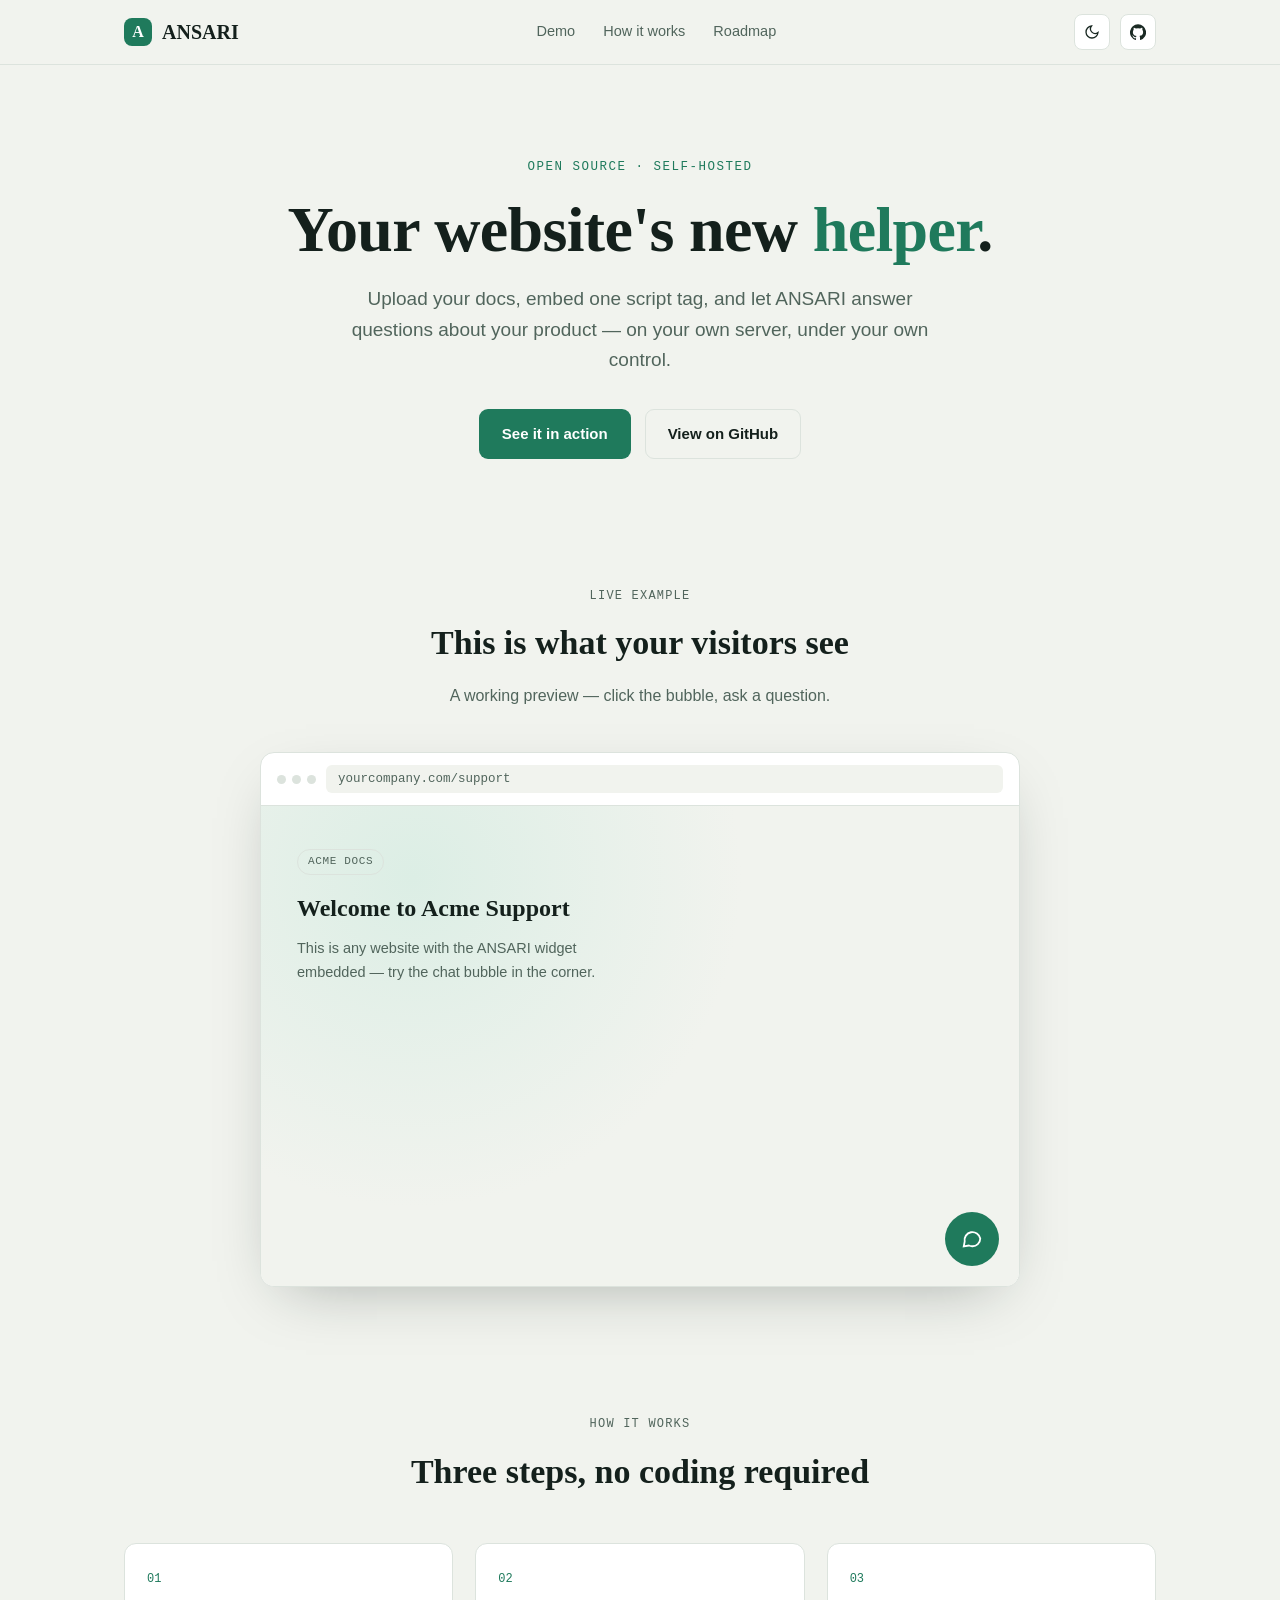
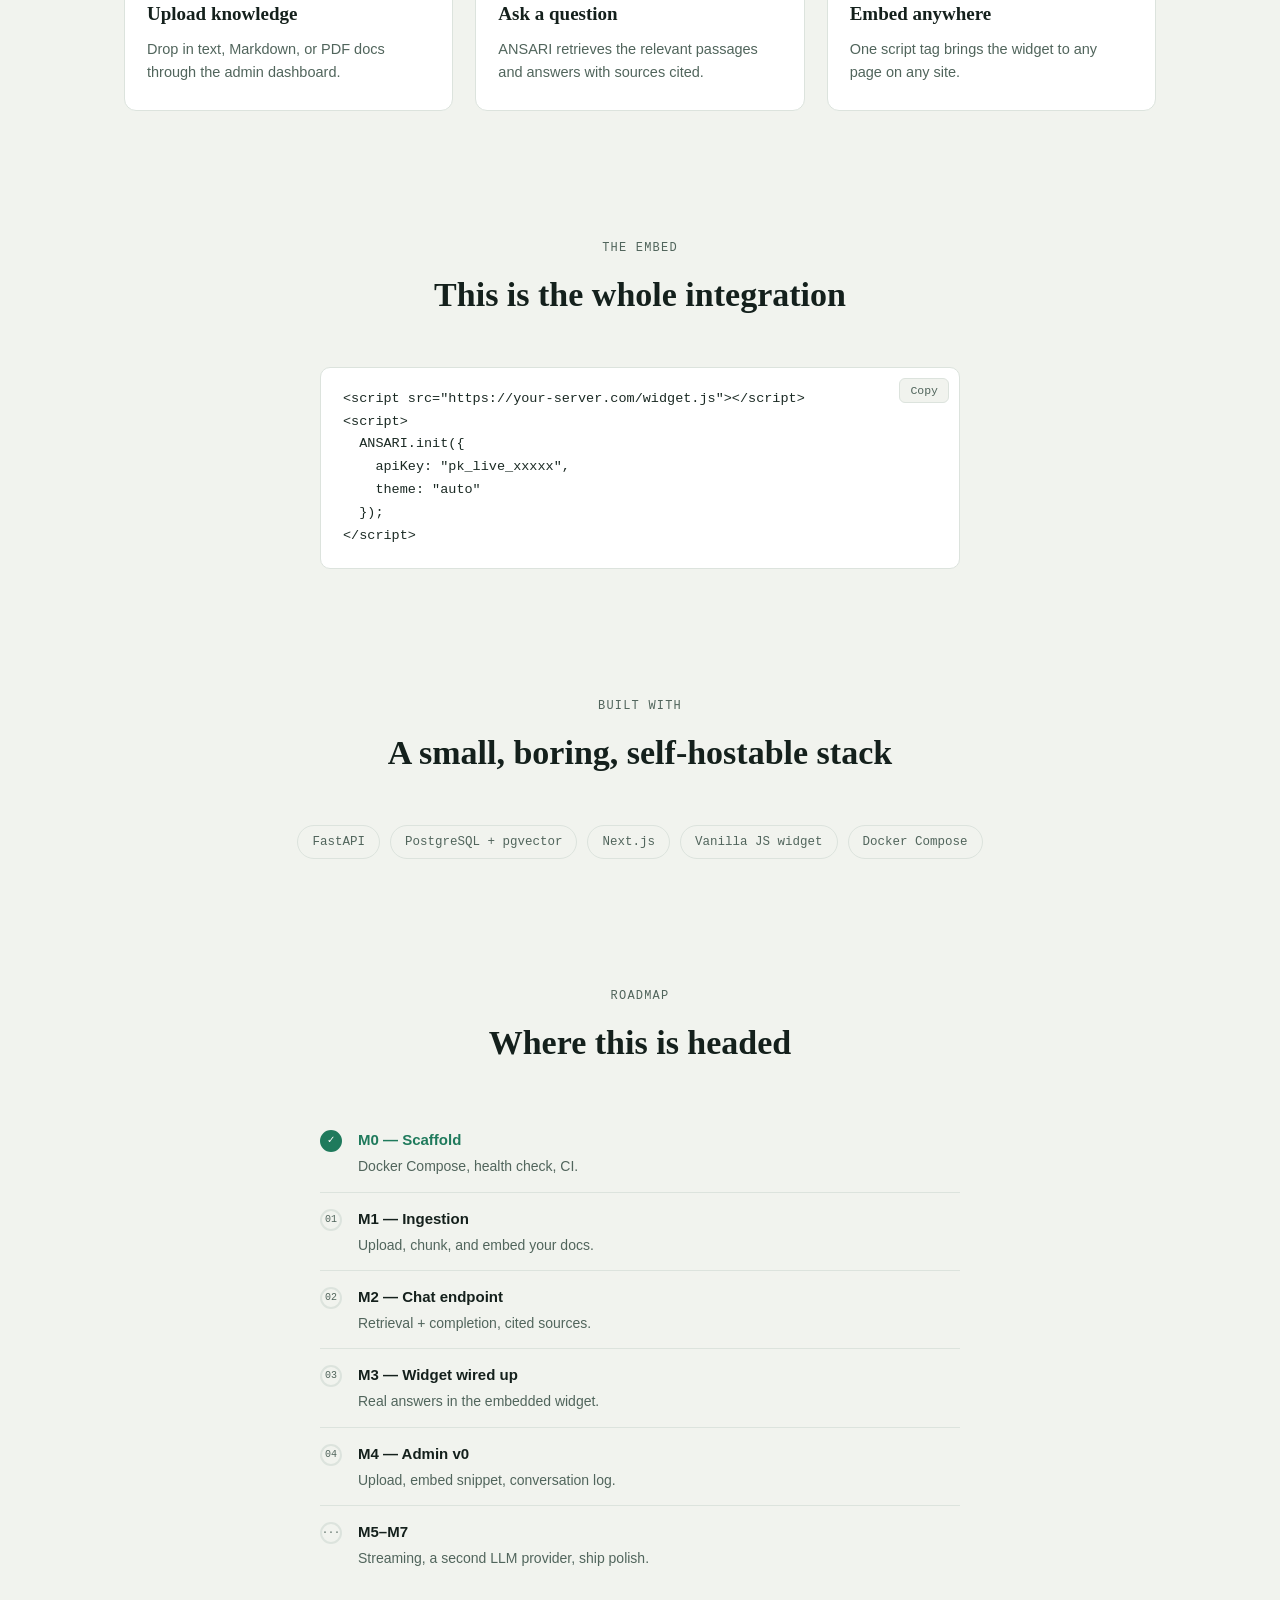
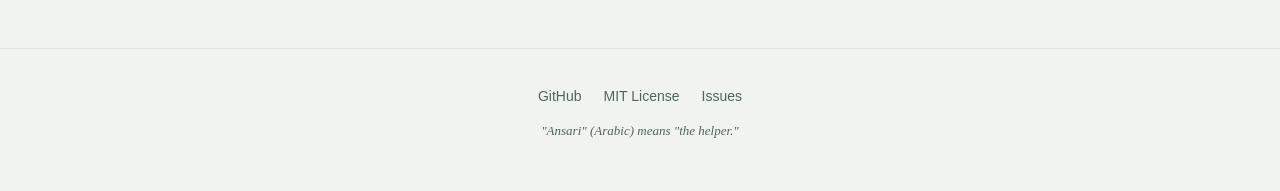
<file: index.html>
<!doctype html>
<html lang="en">
<head>
<meta charset="UTF-8" />
<meta name="viewport" content="width=device-width, initial-scale=1.0" />
<title>ANSARI — Your website's AI helper</title>
<meta name="description" content="Open-source, self-hosted AI support platform. Upload your knowledge, embed one script tag, get an AI chat widget on any website." />
<link rel="icon" href="data:image/svg+xml,%3Csvg xmlns='http://www.w3.org/2000/svg' viewBox='0 0 32 32'%3E%3Crect width='32' height='32' rx='8' fill='%231F7A5C'/%3E%3Ctext x='16' y='23' font-size='17' text-anchor='middle' fill='white' font-family='Georgia,serif'%3EA%3C/text%3E%3C/svg%3E" />
<style>
  :root {
    --ink: #14201c;
    --paper: #f1f3ee;
    --paper-raised: #ffffff;
    --accent: #1f7a5c;
    --accent-soft: #dceee5;
    --amber: #c97a3d;
    --line: #dce3dd;
    --text: #1b2a24;
    --text-muted: #51655c;
    --shadow: 0 20px 60px -25px rgba(20, 32, 28, 0.35);
    --mono: ui-monospace, "SF Mono", Menlo, Consolas, monospace;
    --serif: "Iowan Old Style", "Palatino Linotype", Palatino, Georgia, serif;
    --sans: -apple-system, BlinkMacSystemFont, "Segoe UI", Roboto, Helvetica, Arial, sans-serif;
    color-scheme: light;
  }

  @media (prefers-color-scheme: dark) {
    :root {
      --ink: #eaf2ec;
      --paper: #0f1512;
      --paper-raised: #161d19;
      --accent: #4fd9a6;
      --accent-soft: #1d3a2e;
      --amber: #d79a5d;
      --line: #24312b;
      --text: #e4ece6;
      --text-muted: #92a79c;
      --shadow: 0 20px 60px -25px rgba(0, 0, 0, 0.6);
      color-scheme: dark;
    }
  }

  :root[data-theme="dark"] {
    --ink: #eaf2ec;
    --paper: #0f1512;
    --paper-raised: #161d19;
    --accent: #4fd9a6;
    --accent-soft: #1d3a2e;
    --amber: #d79a5d;
    --line: #24312b;
    --text: #e4ece6;
    --text-muted: #92a79c;
    --shadow: 0 20px 60px -25px rgba(0, 0, 0, 0.6);
    color-scheme: dark;
  }

  :root[data-theme="light"] {
    --ink: #14201c;
    --paper: #f1f3ee;
    --paper-raised: #ffffff;
    --accent: #1f7a5c;
    --accent-soft: #dceee5;
    --amber: #c97a3d;
    --line: #dce3dd;
    --text: #1b2a24;
    --text-muted: #51655c;
    --shadow: 0 20px 60px -25px rgba(20, 32, 28, 0.35);
    color-scheme: light;
  }

  * { box-sizing: border-box; }
  html { scroll-behavior: smooth; }

  @media (prefers-reduced-motion: reduce) {
    html { scroll-behavior: auto; }
    * { animation-duration: 0.001ms !important; transition-duration: 0.001ms !important; }
  }

  body {
    margin: 0;
    background: var(--paper);
    color: var(--text);
    font-family: var(--sans);
    line-height: 1.6;
    -webkit-font-smoothing: antialiased;
  }

  a { color: inherit; }

  .wrap {
    max-width: 1080px;
    margin: 0 auto;
    padding: 0 24px;
  }

  /* ---------- Header ---------- */
  header {
    position: sticky;
    top: 0;
    z-index: 50;
    background: color-mix(in srgb, var(--paper) 82%, transparent);
    backdrop-filter: blur(10px);
    border-bottom: 1px solid var(--line);
  }
  .header-row {
    display: flex;
    align-items: center;
    justify-content: space-between;
    height: 64px;
  }
  .brand {
    display: flex;
    align-items: center;
    gap: 10px;
    font-family: var(--serif);
    font-size: 20px;
    font-weight: 600;
    text-decoration: none;
    color: var(--ink);
  }
  .brand-mark {
    width: 28px;
    height: 28px;
    border-radius: 8px;
    background: var(--accent);
    color: #fff;
    display: flex;
    align-items: center;
    justify-content: center;
    font-family: var(--serif);
    font-size: 16px;
    flex-shrink: 0;
  }
  nav {
    display: flex;
    align-items: center;
    gap: 28px;
  }
  nav a {
    font-size: 14.5px;
    color: var(--text-muted);
    text-decoration: none;
  }
  nav a:hover { color: var(--ink); }
  .header-actions {
    display: flex;
    align-items: center;
    gap: 10px;
  }
  .icon-btn {
    width: 36px;
    height: 36px;
    border-radius: 8px;
    border: 1px solid var(--line);
    background: var(--paper-raised);
    color: var(--text);
    display: flex;
    align-items: center;
    justify-content: center;
    cursor: pointer;
  }
  .icon-btn:hover { border-color: var(--accent); }
  .icon-btn svg { width: 16px; height: 16px; }
  .sun-icon { display: none; }
  :root[data-theme="dark"] .sun-icon { display: block; }
  :root[data-theme="dark"] .moon-icon { display: none; }
  @media (prefers-color-scheme: dark) {
    :root:not([data-theme="light"]) .sun-icon { display: block; }
    :root:not([data-theme="light"]) .moon-icon { display: none; }
  }

  @media (max-width: 720px) {
    nav { display: none; }
  }

  /* ---------- Reveal ---------- */
  .reveal {
    opacity: 0;
    transform: translateY(14px);
    transition: opacity 0.6s ease, transform 0.6s ease;
  }
  .reveal.in { opacity: 1; transform: none; }

  /* ---------- Hero ---------- */
  .hero {
    padding: 92px 0 64px;
    text-align: center;
  }
  .eyebrow {
    font-family: var(--mono);
    font-size: 12.5px;
    letter-spacing: 0.12em;
    text-transform: uppercase;
    color: var(--accent);
    margin: 0 0 18px;
  }
  h1.headline {
    font-family: var(--serif);
    font-weight: 600;
    font-size: clamp(38px, 6vw, 64px);
    line-height: 1.08;
    letter-spacing: -0.01em;
    margin: 0 0 20px;
    text-wrap: balance;
    color: var(--ink);
  }
  .headline .accent-word { color: var(--accent); }
  .subhead {
    font-size: 19px;
    color: var(--text-muted);
    max-width: 620px;
    margin: 0 auto 34px;
  }
  .cta-row {
    display: flex;
    justify-content: center;
    gap: 14px;
    flex-wrap: wrap;
  }
  .btn {
    font-family: var(--sans);
    font-size: 15px;
    font-weight: 600;
    padding: 12px 22px;
    border-radius: 9px;
    text-decoration: none;
    border: 1px solid transparent;
    cursor: pointer;
    display: inline-flex;
    align-items: center;
    gap: 8px;
  }
  .btn-primary { background: var(--accent); color: #fff; }
  .btn-primary:hover { opacity: 0.92; }
  .btn-ghost { background: transparent; color: var(--ink); border-color: var(--line); }
  .btn-ghost:hover { border-color: var(--accent); }

  /* ---------- Section shell ---------- */
  section { padding: 64px 0; }
  .section-head { text-align: center; max-width: 620px; margin: 0 auto 44px; }
  .section-eyebrow {
    font-family: var(--mono);
    font-size: 12px;
    text-transform: uppercase;
    letter-spacing: 0.1em;
    color: var(--text-muted);
    margin: 0 0 10px;
  }
  h2.section-title {
    font-family: var(--serif);
    font-size: clamp(26px, 3.4vw, 34px);
    margin: 0 0 12px;
    color: var(--ink);
    text-wrap: balance;
  }
  .section-sub { color: var(--text-muted); margin: 0; font-size: 16px; }

  /* ---------- Demo window ---------- */
  .demo-window {
    background: var(--paper-raised);
    border: 1px solid var(--line);
    border-radius: 14px;
    box-shadow: var(--shadow);
    overflow: hidden;
    max-width: 760px;
    margin: 0 auto;
  }
  .demo-chrome {
    display: flex;
    align-items: center;
    gap: 10px;
    padding: 12px 16px;
    border-bottom: 1px solid var(--line);
  }
  .demo-dots { display: flex; gap: 6px; }
  .demo-dots span {
    width: 9px; height: 9px; border-radius: 50%;
    background: var(--line);
  }
  .demo-url {
    font-family: var(--mono);
    font-size: 12.5px;
    color: var(--text-muted);
    background: var(--paper);
    border-radius: 6px;
    padding: 4px 12px;
    flex: 1;
  }
  .demo-page {
    position: relative;
    min-height: 480px;
    background:
      radial-gradient(circle at 20% 15%, var(--accent-soft), transparent 45%),
      var(--paper);
    overflow: hidden;
  }
  .demo-page-content { padding: 40px 36px; max-width: 380px; }
  .demo-page-content .tag {
    display: inline-block;
    font-family: var(--mono);
    font-size: 11px;
    letter-spacing: 0.06em;
    text-transform: uppercase;
    color: var(--text-muted);
    border: 1px solid var(--line);
    border-radius: 999px;
    padding: 3px 10px;
    margin-bottom: 14px;
  }
  .demo-page-content h3 {
    font-family: var(--serif);
    font-size: 24px;
    margin: 0 0 10px;
    color: var(--ink);
  }
  .demo-page-content p { color: var(--text-muted); font-size: 14.5px; margin: 0; }

  /* Widget, mounted inside .demo-page */
  .ansari-widget { position: absolute; bottom: 20px; right: 20px; font-family: var(--sans); }
  .ansari-widget-btn {
    width: 54px; height: 54px; border-radius: 50%;
    background: var(--accent); color: #fff; border: none; cursor: pointer;
    box-shadow: var(--shadow); display: flex; align-items: center; justify-content: center;
  }
  .ansari-widget-btn svg { width: 22px; height: 22px; }
  .ansari-panel {
    position: absolute; bottom: 68px; right: 0;
    width: 300px; max-height: 380px;
    background: var(--paper-raised);
    border: 1px solid var(--line);
    border-radius: 12px;
    box-shadow: var(--shadow);
    display: none;
    flex-direction: column;
    overflow: hidden;
  }
  .ansari-panel.open { display: flex; }
  .ansari-panel-head {
    padding: 12px 14px;
    border-bottom: 1px solid var(--line);
    font-weight: 600;
    font-size: 14px;
    display: flex; align-items: center; gap: 8px;
  }
  .ansari-panel-head .dot { width: 7px; height: 7px; border-radius: 50%; background: var(--accent); }
  .ansari-messages {
    flex: 1; overflow-y: auto; padding: 12px 14px;
    display: flex; flex-direction: column; gap: 8px; font-size: 13.5px;
  }
  .ansari-msg { padding: 8px 11px; border-radius: 10px; max-width: 85%; line-height: 1.45; }
  .ansari-msg.assistant { align-self: flex-start; background: var(--accent-soft); color: var(--text); }
  .ansari-msg.user { align-self: flex-end; background: var(--accent); color: #fff; }
  .ansari-typing { align-self: flex-start; display: flex; gap: 4px; padding: 9px 12px; }
  .ansari-typing span {
    width: 5px; height: 5px; border-radius: 50%; background: var(--text-muted);
    animation: bounce 1s infinite ease-in-out;
  }
  .ansari-typing span:nth-child(2) { animation-delay: 0.15s; }
  .ansari-typing span:nth-child(3) { animation-delay: 0.3s; }
  @keyframes bounce { 0%, 60%, 100% { transform: translateY(0); opacity: 0.5; } 30% { transform: translateY(-4px); opacity: 1; } }
  .ansari-chips { display: flex; flex-wrap: wrap; gap: 6px; padding: 0 14px 10px; }
  .ansari-chip {
    font-size: 12px; border: 1px solid var(--line); background: var(--paper);
    color: var(--text); border-radius: 999px; padding: 5px 10px; cursor: pointer;
  }
  .ansari-chip:hover { border-color: var(--accent); }
  .ansari-form { display: flex; gap: 8px; padding: 10px; border-top: 1px solid var(--line); }
  .ansari-input {
    flex: 1; border: 1px solid var(--line); border-radius: 8px; padding: 8px 10px;
    font-size: 13.5px; background: var(--paper); color: var(--text);
  }
  .ansari-send { border: none; background: var(--accent); color: #fff; border-radius: 8px; padding: 0 14px; cursor: pointer; }

  /* ---------- Steps ---------- */
  .steps { display: grid; grid-template-columns: repeat(3, 1fr); gap: 22px; }
  @media (max-width: 780px) { .steps { grid-template-columns: 1fr; } }
  .step {
    background: var(--paper-raised); border: 1px solid var(--line);
    border-radius: 12px; padding: 26px 22px;
  }
  .step .step-num {
    font-family: var(--mono); font-size: 12px; color: var(--accent);
    font-variant-numeric: tabular-nums;
  }
  .step h3 { font-family: var(--serif); font-size: 19px; margin: 10px 0 8px; color: var(--ink); }
  .step p { color: var(--text-muted); font-size: 14.5px; margin: 0; }

  /* ---------- Code block ---------- */
  .code-block {
    position: relative;
    background: var(--paper-raised);
    border: 1px solid var(--line);
    border-radius: 10px;
    max-width: 640px;
    margin: 0 auto;
  }
  .code-block pre {
    margin: 0; padding: 20px 22px; overflow-x: auto;
    font-family: var(--mono); font-size: 13.5px; line-height: 1.7; color: var(--text);
  }
  .copy-btn {
    position: absolute; top: 10px; right: 10px;
    font-family: var(--mono); font-size: 11.5px;
    background: var(--paper); border: 1px solid var(--line); color: var(--text-muted);
    border-radius: 6px; padding: 5px 10px; cursor: pointer;
  }
  .copy-btn:hover { border-color: var(--accent); color: var(--ink); }

  /* ---------- Tech strip ---------- */
  .tech-strip {
    display: flex; flex-wrap: wrap; justify-content: center; gap: 10px;
  }
  .tech-pill {
    font-family: var(--mono); font-size: 12.5px;
    border: 1px solid var(--line); border-radius: 999px; padding: 6px 14px;
    color: var(--text-muted);
  }

  /* ---------- Roadmap ---------- */
  .roadmap { max-width: 640px; margin: 0 auto; }
  .m-item {
    display: flex; gap: 16px; padding: 14px 0;
    border-bottom: 1px solid var(--line);
  }
  .m-item:last-child { border-bottom: none; }
  .m-dot {
    flex-shrink: 0; width: 22px; height: 22px; border-radius: 50%;
    border: 2px solid var(--line); display: flex; align-items: center; justify-content: center;
    font-family: var(--mono); font-size: 10px; color: var(--text-muted); margin-top: 2px;
  }
  .m-item.done .m-dot { border-color: var(--accent); background: var(--accent); color: #fff; }
  .m-title { font-weight: 600; font-size: 15px; color: var(--ink); }
  .m-item.done .m-title { color: var(--accent); }
  .m-desc { color: var(--text-muted); font-size: 14px; margin: 3px 0 0; }

  /* ---------- Footer ---------- */
  footer {
    border-top: 1px solid var(--line);
    padding: 36px 0;
    text-align: center;
  }
  footer .foot-links { display: flex; justify-content: center; gap: 22px; margin-bottom: 14px; }
  footer a { font-size: 14px; color: var(--text-muted); text-decoration: none; }
  footer a:hover { color: var(--accent); }
  footer .foot-note { font-size: 13px; color: var(--text-muted); font-family: var(--serif); font-style: italic; }
</style>
</head>
<body>

<header>
  <div class="wrap header-row">
    <a class="brand" href="#top">
      <span class="brand-mark">A</span>
      ANSARI
    </a>
    <nav>
      <a href="#demo">Demo</a>
      <a href="#how-it-works">How it works</a>
      <a href="#roadmap">Roadmap</a>
    </nav>
    <div class="header-actions">
      <button class="icon-btn" id="themeToggle" aria-label="Toggle dark and light mode">
        <svg class="sun-icon" viewBox="0 0 24 24" fill="none" stroke="currentColor" stroke-width="2"><circle cx="12" cy="12" r="4"/><path d="M12 2v2M12 20v2M4.9 4.9l1.4 1.4M17.7 17.7l1.4 1.4M2 12h2M20 12h2M4.9 19.1l1.4-1.4M17.7 6.3l1.4-1.4"/></svg>
        <svg class="moon-icon" viewBox="0 0 24 24" fill="none" stroke="currentColor" stroke-width="2"><path d="M21 12.8A9 9 0 1 1 11.2 3 7 7 0 0 0 21 12.8Z"/></svg>
      </button>
      <a class="icon-btn" href="https://github.com/sameeralam3127/ansari" target="_blank" rel="noopener noreferrer" aria-label="View on GitHub">
        <svg viewBox="0 0 24 24" fill="currentColor"><path d="M12 .5a12 12 0 0 0-3.79 23.4c.6.1.82-.26.82-.58v-2.02c-3.34.73-4.04-1.6-4.04-1.6-.55-1.4-1.34-1.76-1.34-1.76-1.09-.75.08-.73.08-.73 1.2.09 1.84 1.24 1.84 1.24 1.07 1.84 2.8 1.3 3.49 1 .11-.78.42-1.3.76-1.6-2.67-.3-5.47-1.34-5.47-5.93 0-1.31.47-2.38 1.24-3.22-.13-.3-.54-1.52.12-3.18 0 0 1-.32 3.3 1.23a11.5 11.5 0 0 1 6 0c2.28-1.55 3.29-1.23 3.29-1.23.66 1.66.25 2.88.12 3.18.77.84 1.24 1.91 1.24 3.22 0 4.6-2.8 5.62-5.48 5.92.43.37.81 1.1.81 2.22v3.29c0 .32.22.69.83.57A12 12 0 0 0 12 .5Z"/></svg>
      </a>
    </div>
  </div>
</header>

<main id="top">

  <section class="hero">
    <div class="wrap">
      <p class="eyebrow">Open source · self-hosted</p>
      <h1 class="headline">Your website's new <span class="accent-word">helper</span>.</h1>
      <p class="subhead">Upload your docs, embed one script tag, and let ANSARI answer questions about your product — on your own server, under your own control.</p>
      <div class="cta-row">
        <a class="btn btn-primary" href="#demo">See it in action</a>
        <a class="btn btn-ghost" href="https://github.com/sameeralam3127/ansari" target="_blank" rel="noopener noreferrer">View on GitHub</a>
      </div>
    </div>
  </section>

  <section id="demo">
    <div class="wrap">
      <div class="section-head reveal">
        <p class="section-eyebrow">Live example</p>
        <h2 class="section-title">This is what your visitors see</h2>
        <p class="section-sub">A working preview — click the bubble, ask a question.</p>
      </div>
      <div class="demo-window reveal">
        <div class="demo-chrome">
          <div class="demo-dots"><span></span><span></span><span></span></div>
          <div class="demo-url">yourcompany.com/support</div>
        </div>
        <div class="demo-page" id="demoPage">
          <div class="demo-page-content">
            <span class="tag">Acme Docs</span>
            <h3>Welcome to Acme Support</h3>
            <p>This is any website with the ANSARI widget embedded — try the chat bubble in the corner.</p>
          </div>
        </div>
      </div>
    </div>
  </section>

  <section id="how-it-works">
    <div class="wrap">
      <div class="section-head reveal">
        <p class="section-eyebrow">How it works</p>
        <h2 class="section-title">Three steps, no coding required</h2>
      </div>
      <div class="steps reveal">
        <div class="step">
          <p class="step-num">01</p>
          <h3>Upload knowledge</h3>
          <p>Drop in text, Markdown, or PDF docs through the admin dashboard.</p>
        </div>
        <div class="step">
          <p class="step-num">02</p>
          <h3>Ask a question</h3>
          <p>ANSARI retrieves the relevant passages and answers with sources cited.</p>
        </div>
        <div class="step">
          <p class="step-num">03</p>
          <h3>Embed anywhere</h3>
          <p>One script tag brings the widget to any page on any site.</p>
        </div>
      </div>
    </div>
  </section>

  <section id="embed">
    <div class="wrap">
      <div class="section-head reveal">
        <p class="section-eyebrow">The embed</p>
        <h2 class="section-title">This is the whole integration</h2>
      </div>
      <div class="code-block reveal">
        <button class="copy-btn" data-copy-target="embedSnippet">Copy</button>
        <pre><code id="embedSnippet">&lt;script src="https://your-server.com/widget.js"&gt;&lt;/script&gt;
&lt;script&gt;
  ANSARI.init({
    apiKey: "pk_live_xxxxx",
    theme: "auto"
  });
&lt;/script&gt;</code></pre>
      </div>
    </div>
  </section>

  <section id="stack">
    <div class="wrap">
      <div class="section-head reveal">
        <p class="section-eyebrow">Built with</p>
        <h2 class="section-title">A small, boring, self-hostable stack</h2>
      </div>
      <div class="tech-strip reveal">
        <span class="tech-pill">FastAPI</span>
        <span class="tech-pill">PostgreSQL + pgvector</span>
        <span class="tech-pill">Next.js</span>
        <span class="tech-pill">Vanilla JS widget</span>
        <span class="tech-pill">Docker Compose</span>
      </div>
    </div>
  </section>

  <section id="roadmap">
    <div class="wrap">
      <div class="section-head reveal">
        <p class="section-eyebrow">Roadmap</p>
        <h2 class="section-title">Where this is headed</h2>
      </div>
      <div class="roadmap reveal">
        <div class="m-item done">
          <div class="m-dot">✓</div>
          <div><div class="m-title">M0 — Scaffold</div><p class="m-desc">Docker Compose, health check, CI.</p></div>
        </div>
        <div class="m-item">
          <div class="m-dot">01</div>
          <div><div class="m-title">M1 — Ingestion</div><p class="m-desc">Upload, chunk, and embed your docs.</p></div>
        </div>
        <div class="m-item">
          <div class="m-dot">02</div>
          <div><div class="m-title">M2 — Chat endpoint</div><p class="m-desc">Retrieval + completion, cited sources.</p></div>
        </div>
        <div class="m-item">
          <div class="m-dot">03</div>
          <div><div class="m-title">M3 — Widget wired up</div><p class="m-desc">Real answers in the embedded widget.</p></div>
        </div>
        <div class="m-item">
          <div class="m-dot">04</div>
          <div><div class="m-title">M4 — Admin v0</div><p class="m-desc">Upload, embed snippet, conversation log.</p></div>
        </div>
        <div class="m-item">
          <div class="m-dot">···</div>
          <div><div class="m-title">M5–M7</div><p class="m-desc">Streaming, a second LLM provider, ship polish.</p></div>
        </div>
      </div>
    </div>
  </section>

</main>

<footer>
  <div class="wrap">
    <div class="foot-links">
      <a href="https://github.com/sameeralam3127/ansari" target="_blank" rel="noopener noreferrer">GitHub</a>
      <a href="https://github.com/sameeralam3127/ansari/blob/main/LICENSE" target="_blank" rel="noopener noreferrer">MIT License</a>
      <a href="https://github.com/sameeralam3127/ansari/issues" target="_blank" rel="noopener noreferrer">Issues</a>
    </div>
    <p class="foot-note">"Ansari" (Arabic) means "the helper."</p>
  </div>
</footer>

<script>
(function () {
  "use strict";

  /* Theme toggle */
  var root = document.documentElement;
  var toggle = document.getElementById("themeToggle");
  var stored = localStorage.getItem("ansari-theme");
  if (stored) root.setAttribute("data-theme", stored);

  toggle.addEventListener("click", function () {
    var current = root.getAttribute("data-theme");
    var isDark = current
      ? current === "dark"
      : window.matchMedia("(prefers-color-scheme: dark)").matches;
    var next = isDark ? "light" : "dark";
    root.setAttribute("data-theme", next);
    localStorage.setItem("ansari-theme", next);
  });

  /* Scroll reveal */
  var reduceMotion = window.matchMedia("(prefers-reduced-motion: reduce)").matches;
  var revealEls = document.querySelectorAll(".reveal");
  if (reduceMotion || !("IntersectionObserver" in window)) {
    revealEls.forEach(function (el) { el.classList.add("in"); });
  } else {
    var observer = new IntersectionObserver(
      function (entries) {
        entries.forEach(function (entry) {
          if (entry.isIntersecting) {
            entry.target.classList.add("in");
            observer.unobserve(entry.target);
          }
        });
      },
      { threshold: 0.15 }
    );
    revealEls.forEach(function (el) { observer.observe(el); });
  }

  /* Copy-to-clipboard */
  document.querySelectorAll(".copy-btn").forEach(function (btn) {
    btn.addEventListener("click", function () {
      var target = document.getElementById(btn.getAttribute("data-copy-target"));
      navigator.clipboard.writeText(target.textContent).then(function () {
        var original = btn.textContent;
        btn.textContent = "Copied";
        setTimeout(function () { btn.textContent = original; }, 1500);
      });
    });
  });

  /* Demo widget */
  var CHIPS = [
    "How do I reset my password?",
    "Where's the API documentation?",
    "What's included in the free tier?"
  ];
  var ANSWERS = {
    "how do i reset my password?":
      "Go to Settings → Security → Reset Password. You'll get an email link that expires in 15 minutes.",
    "where's the api documentation?":
      "It's at /docs/api — every endpoint has a live request/response example.",
    "what's included in the free tier?":
      "Unlimited seats, 3 projects, and community support. Paid tiers add SSO and priority support."
  };
  var FALLBACK =
    "In a real deployment, I'd search your uploaded docs and answer with cited sources. Try one of the questions below ↓";

  function buildWidget() {
    var host = document.getElementById("demoPage");

    var wrap = document.createElement("div");
    wrap.className = "ansari-widget";

    var panel = document.createElement("div");
    panel.className = "ansari-panel";

    var head = document.createElement("div");
    head.className = "ansari-panel-head";
    head.innerHTML = '<span class="dot"></span> ANSARI';

    var messages = document.createElement("div");
    messages.className = "ansari-messages";

    var chips = document.createElement("div");
    chips.className = "ansari-chips";
    CHIPS.forEach(function (q) {
      var chip = document.createElement("button");
      chip.className = "ansari-chip";
      chip.type = "button";
      chip.textContent = q;
      chip.addEventListener("click", function () { ask(q); });
      chips.appendChild(chip);
    });

    var form = document.createElement("form");
    form.className = "ansari-form";
    var input = document.createElement("input");
    input.className = "ansari-input";
    input.type = "text";
    input.placeholder = "Ask a question…";
    var send = document.createElement("button");
    send.className = "ansari-send";
    send.type = "submit";
    send.textContent = "Send";
    form.appendChild(input);
    form.appendChild(send);

    panel.appendChild(head);
    panel.appendChild(messages);
    panel.appendChild(chips);
    panel.appendChild(form);

    var button = document.createElement("button");
    button.className = "ansari-widget-btn";
    button.type = "button";
    button.setAttribute("aria-label", "Open support chat");
    button.innerHTML =
      '<svg viewBox="0 0 24 24" fill="none" stroke="currentColor" stroke-width="2"><path d="M21 11.5a8.4 8.4 0 0 1-8.9 8.4 8.5 8.5 0 0 1-3.5-.8L3 20l1-5.2A8.4 8.4 0 1 1 21 11.5Z"/></svg>';

    wrap.appendChild(panel);
    wrap.appendChild(button);
    host.appendChild(wrap);

    function addMessage(role, text) {
      var el = document.createElement("div");
      el.className = "ansari-msg " + role;
      el.textContent = text;
      messages.appendChild(el);
      messages.scrollTop = messages.scrollHeight;
      return el;
    }

    function ask(question) {
      addMessage("user", question);
      chips.style.display = "none";
      var typing = document.createElement("div");
      typing.className = "ansari-typing";
      typing.innerHTML = "<span></span><span></span><span></span>";
      messages.appendChild(typing);
      messages.scrollTop = messages.scrollHeight;

      setTimeout(function () {
        typing.remove();
        var answer = ANSWERS[question.trim().toLowerCase()] || FALLBACK;
        addMessage("assistant", answer);
        if (answer === FALLBACK) chips.style.display = "flex";
      }, 750);
    }

    button.addEventListener("click", function () {
      panel.classList.toggle("open");
    });

    form.addEventListener("submit", function (e) {
      e.preventDefault();
      var text = input.value.trim();
      if (!text) return;
      input.value = "";
      ask(text);
    });

    addMessage("assistant", "Hi! Ask me anything about Acme — or try a suggestion below.");
  }

  buildWidget();
})();
</script>

</body>
</html>
</file>
